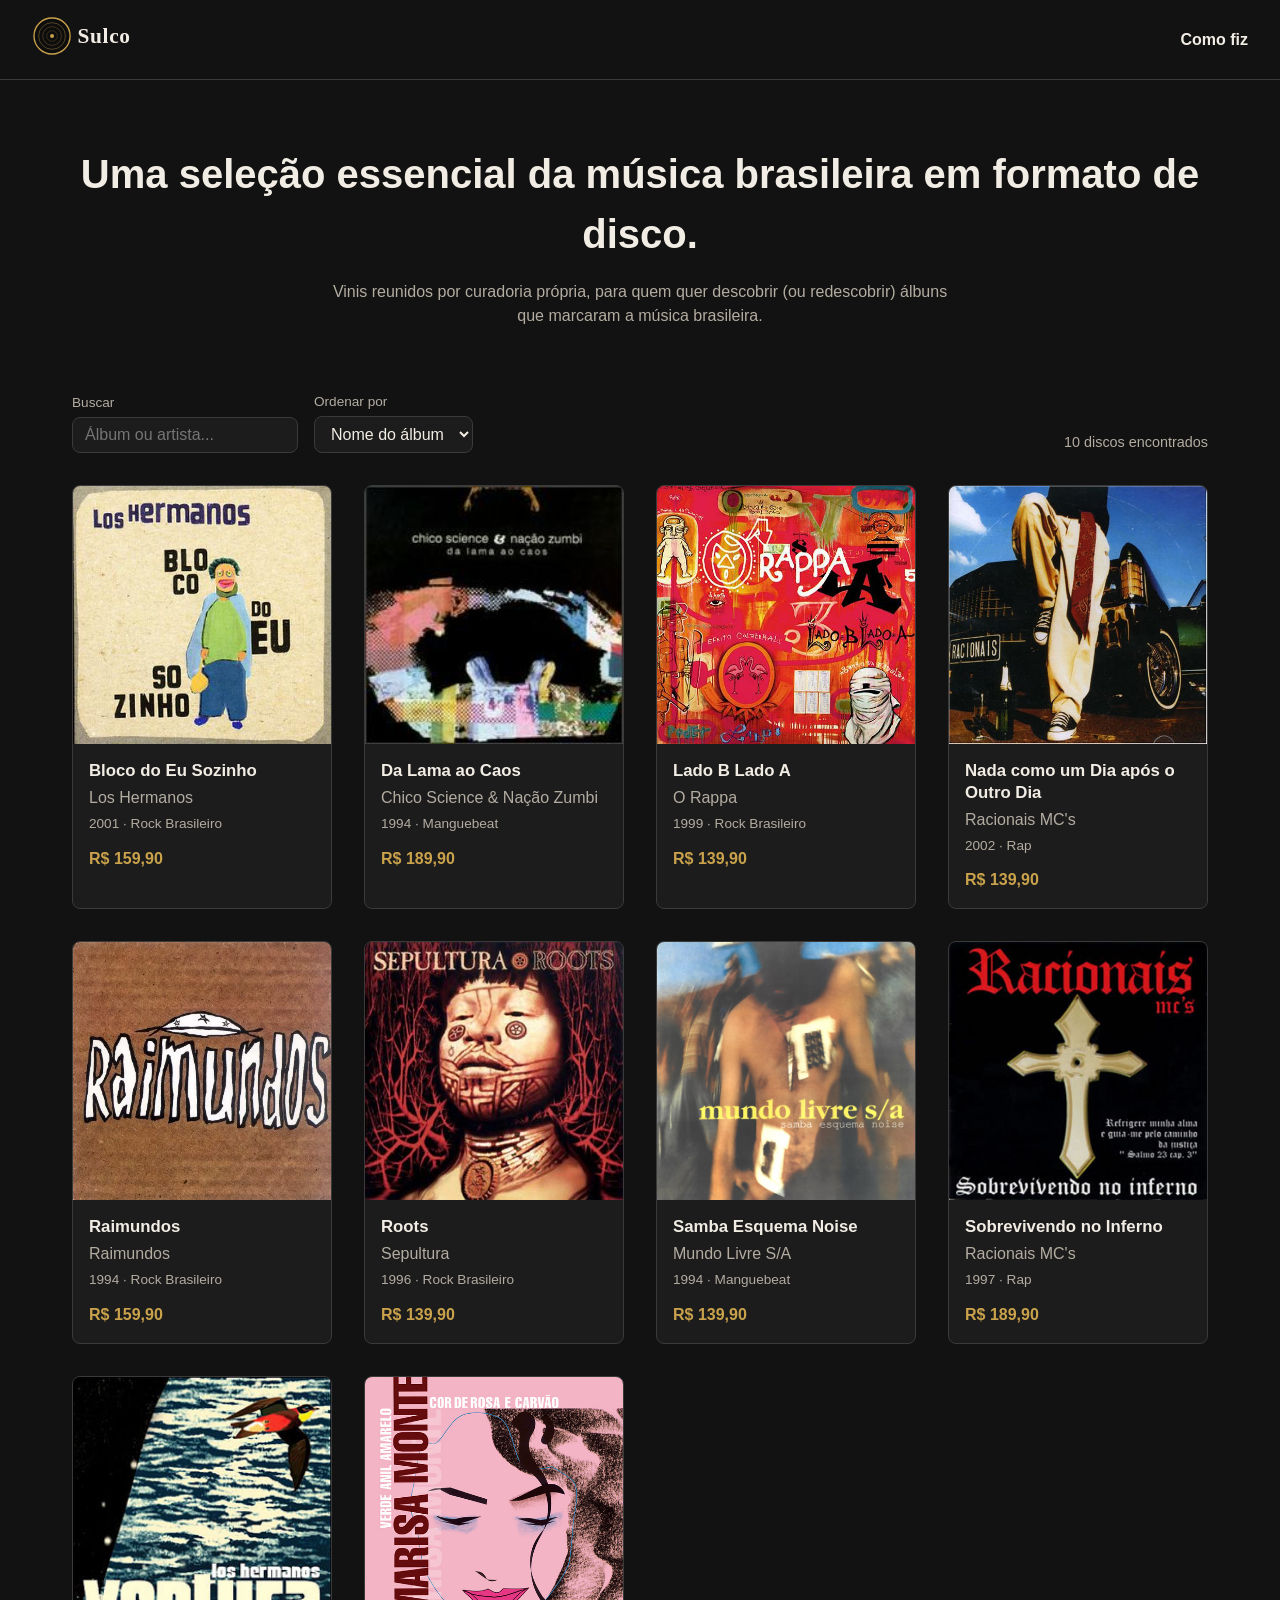
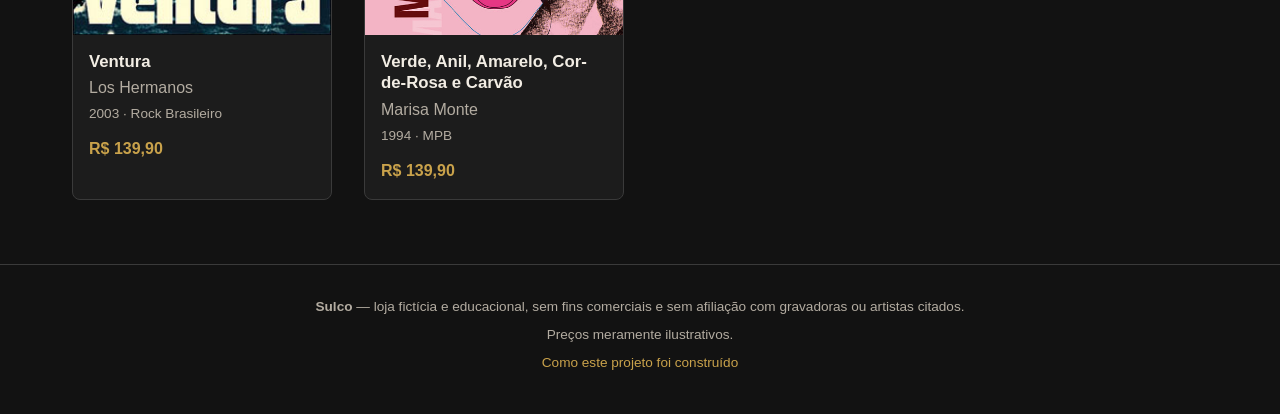
<file: index.html>
<!DOCTYPE html>
<html lang="pt-BR">
<head>
  <meta charset="UTF-8">
  <meta name="viewport" content="width=device-width, initial-scale=1.0">
  <title>Sulco — Discos essenciais da música brasileira</title>
  <meta name="description" content="Sulco é uma loja de discos dedicada a álbuns essenciais da música brasileira.">
  <link rel="preload" href="products.json" as="fetch" crossorigin>
  <link rel="stylesheet" href="css/style.css">
</head>
<body>

  <header class="site-header">
    <div class="site-header__brand">
      <a href="index.html" class="logo">
        <img src="assets/images/logo/sulco-logo.svg" alt="Sulco" class="logo__image">
      </a>
    </div>
    <div class="site-header__actions">
      <nav class="site-header__nav" aria-label="Navegação principal">
        <a href="como-fiz/">Como fiz</a>
      </nav>
    </div>
  </header>

  <section class="hero">
    <h1>Uma seleção essencial da música brasileira em formato de disco.</h1>
    <p>Vinis reunidos por curadoria própria, para quem quer descobrir (ou redescobrir) álbuns que marcaram a música brasileira.</p>
  </section>

  <section class="filters" aria-label="Busca e filtros do catálogo">
    <div class="filters__field">
      <label for="search">Buscar</label>
      <input type="search" id="search" name="search" placeholder="Álbum ou artista...">
    </div>

    <div class="filters__field">
      <label for="sort">Ordenar por</label>
      <select id="sort" name="sort">
        <option value="title" selected>Nome do álbum</option>
        <option value="artist">Artista</option>
        <option value="year-asc">Mais antigos</option>
        <option value="year-desc">Mais recentes</option>
      </select>
    </div>

    <p id="result-count" class="filters__count" aria-live="polite"></p>
  </section>

  <main>
    <section id="catalogo" class="catalog" aria-live="polite">
      <!-- Cards inseridos dinamicamente via JavaScript -->
    </section>
  </main>

  <footer class="site-footer">
    <p><strong>Sulco</strong> — loja fictícia e educacional, sem fins comerciais e sem afiliação com gravadoras ou artistas citados.</p>
    <p>Preços meramente ilustrativos.</p>
    <p><a href="como-fiz/">Como este projeto foi construído</a></p>
  </footer>

  <script src="js/render.js"></script>
  <script src="js/filters.js"></script>
  <script src="js/script.js"></script>
</body>
</html>
</file>
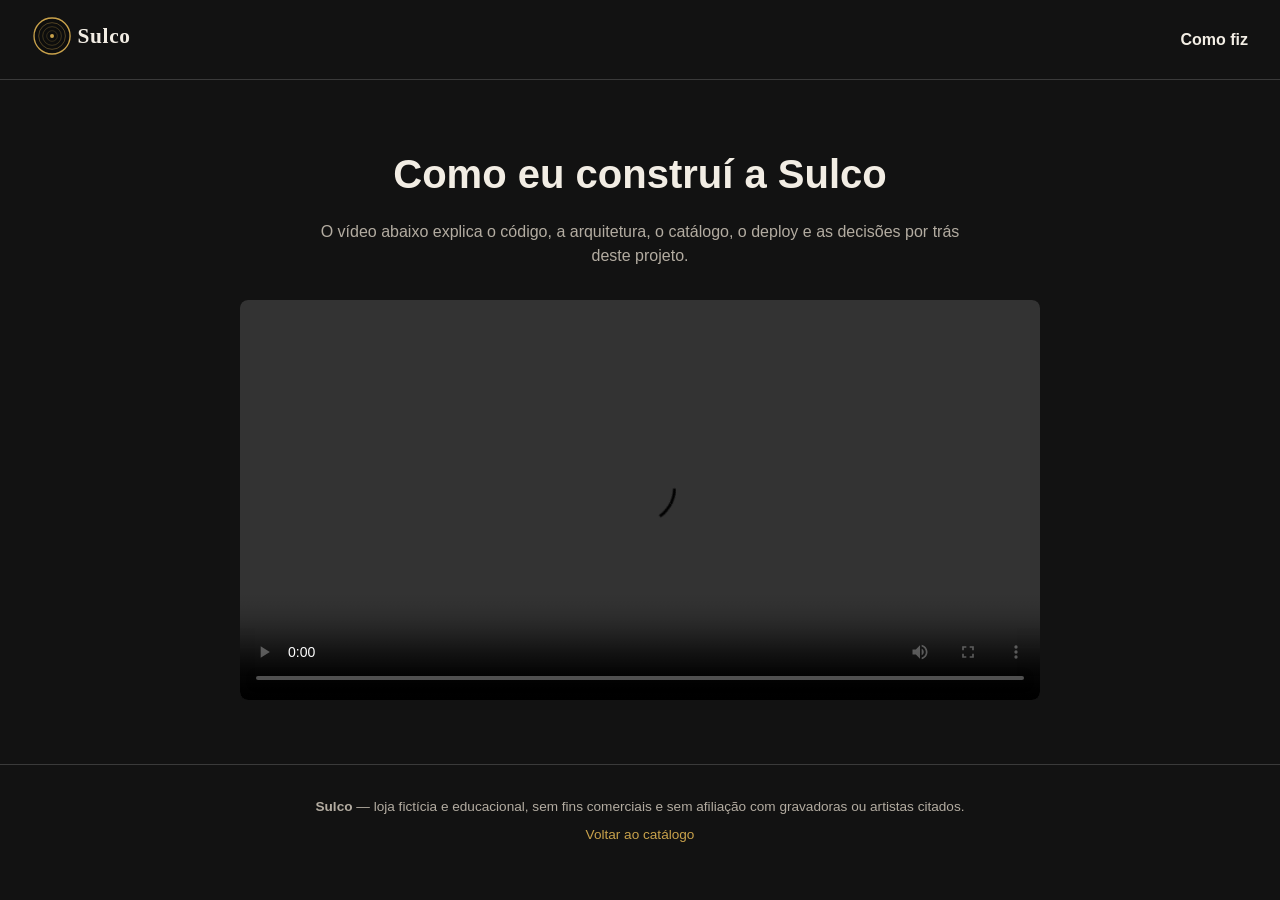
<file: como-fiz/index.html>
<!DOCTYPE html>
<html lang="pt-BR">
<head>
  <meta charset="UTF-8">
  <meta name="viewport" content="width=device-width, initial-scale=1.0">
  <title>Como fiz — Sulco</title>
  <meta name="description" content="Vídeo explicando a construção da loja Sulco: código, arquitetura, catálogo, deploy e decisões do projeto.">
  <link rel="stylesheet" href="../css/style.css">
</head>
<body>

  <header class="site-header">
    <div class="site-header__brand">
      <a href="../index.html" class="logo">
        <img src="../assets/images/logo/sulco-logo.svg" alt="Sulco" class="logo__image">
      </a>
    </div>
    <div class="site-header__actions">
      <nav class="site-header__nav" aria-label="Navegação principal">
        <a href="./">Como fiz</a>
      </nav>
    </div>
  </header>

  <main class="hero">
    <h1>Como eu construí a Sulco</h1>
    <p>O vídeo abaixo explica o código, a arquitetura, o catálogo, o deploy e as decisões por trás deste projeto.</p>

    <video
      class="how-it-was-made__video"
      controls
      preload="metadata"
      width="1280"
      height="720"
    >
      <source src="../assets/videos/projetobootcamp.mp4" type="video/mp4">
      Seu navegador não suporta vídeo embutido. <a href="../assets/videos/projetobootcamp.mp4">Baixe o vídeo aqui</a>.
    </video>
  </main>

  <footer class="site-footer">
    <p><strong>Sulco</strong> — loja fictícia e educacional, sem fins comerciais e sem afiliação com gravadoras ou artistas citados.</p>
    <p><a href="../index.html">Voltar ao catálogo</a></p>
  </footer>


</body>
</html>
</file>
<file: css/style.css>
/* ==========================================================================
   1. Reset
   ========================================================================== */

*,
*::before,
*::after {
  box-sizing: border-box;
}

body,
h1, h2, h3, p,
ul, ol,
figure {
  margin: 0;
}

img {
  display: block;
  max-width: 100%;
}

/* ==========================================================================
   2. Variáveis
   ========================================================================== */

:root {
  --color-bg: #121212;
  --color-surface: #1c1c1c;
  --color-surface-alt: #262626;
  --color-text: #f2ede4;
  --color-text-muted: #b3aca1;
  --color-accent: #c9a24b;
  --color-border: #3a3a3a;

  --font-base: "Segoe UI", Roboto, Arial, sans-serif;

  --radius: 8px;
  --spacing-sm: 0.5rem;
  --spacing-md: 1rem;
  --spacing-lg: 2rem;
  --spacing-xl: 4rem;

  --container-width: 1200px;
}

/* ==========================================================================
   3. Base
   ========================================================================== */

body {
  font-family: var(--font-base);
  background-color: var(--color-bg);
  color: var(--color-text);
  line-height: 1.5;
  transition: background-color 0.2s ease, color 0.2s ease;
}

a {
  color: var(--color-accent);
  text-decoration: none;
}

a:hover,
a:focus-visible {
  text-decoration: underline;
}

/* ==========================================================================
   4. Header
   ========================================================================== */

.site-header {
  display: flex;
  align-items: center;
  justify-content: space-between;
  gap: var(--spacing-md);
  flex-wrap: wrap;
  padding: var(--spacing-md) var(--spacing-lg);
  border-bottom: 1px solid var(--color-border);
}

.logo {
  display: inline-flex;
  align-items: center;
}

.logo:hover,
.logo:focus-visible {
  text-decoration: none;
}

.logo__image {
  height: 40px;
  width: auto;
  aspect-ratio: 220 / 60;
}

.site-header__actions {
  display: flex;
  align-items: center;
  gap: var(--spacing-lg);
  flex-wrap: wrap;
}

.site-header__nav {
  display: flex;
  gap: var(--spacing-lg);
}

.site-header__nav a {
  color: var(--color-text);
  font-weight: 600;
}

/* ==========================================================================
   5. Hero
   ========================================================================== */

.hero {
  max-width: var(--container-width);
  margin: 0 auto;
  padding: var(--spacing-xl) var(--spacing-lg);
  text-align: center;
}

.hero h1 {
  font-size: clamp(1.5rem, 4vw, 2.5rem);
  margin-bottom: var(--spacing-md);
}

.hero p {
  color: var(--color-text-muted);
  max-width: 640px;
  margin: 0 auto;
}

.how-it-was-made__video {
  display: block;
  width: 100%;
  max-width: 800px;
  height: auto;
  margin: var(--spacing-lg) auto 0;
  border-radius: var(--radius);
  background: #000;
}

/* ==========================================================================
   6. Busca e filtros
   ========================================================================== */

.filters {
  max-width: var(--container-width);
  margin: 0 auto;
  padding: 0 var(--spacing-lg) var(--spacing-lg);
  display: flex;
  flex-wrap: wrap;
  align-items: end;
  gap: var(--spacing-md);
}

.filters__field {
  display: flex;
  flex-direction: column;
  gap: 0.25rem;
}

.filters__field label {
  font-size: 0.85rem;
  color: var(--color-text-muted);
}

.filters input,
.filters select {
  background-color: var(--color-surface);
  border: 1px solid var(--color-border);
  color: var(--color-text);
  padding: 0.5rem 0.75rem;
  border-radius: var(--radius);
  font-size: 1rem;
}

.filters input:focus-visible,
.filters select:focus-visible {
  outline: 2px solid var(--color-accent);
}

.filters__count {
  color: var(--color-text-muted);
  font-size: 0.9rem;
  margin-left: auto;
}

/* ==========================================================================
   7. Catálogo
   ========================================================================== */

.catalog {
  max-width: var(--container-width);
  margin: 0 auto;
  padding: 0 var(--spacing-lg) var(--spacing-xl);
  display: grid;
  grid-template-columns: repeat(auto-fill, minmax(220px, 1fr));
  gap: var(--spacing-lg);
}

.catalog__empty {
  grid-column: 1 / -1;
  text-align: center;
  color: var(--color-text-muted);
  padding: var(--spacing-lg);
}

/* ==========================================================================
   8. Cards
   ========================================================================== */

.card {
  background-color: var(--color-surface);
  border: 1px solid var(--color-border);
  border-radius: var(--radius);
  overflow: hidden;
  display: flex;
  flex-direction: column;
  color: var(--color-text);
}

.card__cover {
  aspect-ratio: 1 / 1;
  background-color: var(--color-surface-alt);
}

.card__cover img {
  width: 100%;
  height: 100%;
  aspect-ratio: 1 / 1;
  object-fit: cover;
}

.card__info {
  padding: var(--spacing-md);
  display: flex;
  flex-direction: column;
  gap: 0.25rem;
}

.card__title {
  font-size: 1.05rem;
  line-height: 1.3;
}

.card__artist {
  color: var(--color-text-muted);
}

.card__meta {
  color: var(--color-text-muted);
  font-size: 0.85rem;
}

.card__price {
  margin-top: 0.5rem;
  font-weight: 700;
  color: var(--color-accent);
}

/* Placeholders exibidos enquanto o catálogo carrega, para reservar o
   espaço real dos cards e evitar que o footer se desloque (CLS). */
.skeleton-line {
  height: 0.9rem;
  border-radius: 4px;
  background-color: var(--color-surface-alt);
}

.skeleton-line--title {
  width: 70%;
  height: 1.05rem;
}

.skeleton-line--artist {
  width: 50%;
}

.skeleton-line--meta {
  width: 40%;
  margin-top: 0.5rem;
}

/* ==========================================================================
   9. Footer
   ========================================================================== */

.site-footer {
  border-top: 1px solid var(--color-border);
  padding: var(--spacing-lg);
  text-align: center;
  color: var(--color-text-muted);
  font-size: 0.85rem;
}

.site-footer p {
  margin-bottom: 0.5rem;
}

/* ==========================================================================
   10. Responsividade
   ========================================================================== */

@media (max-width: 600px) {
  .site-header {
    flex-direction: column;
    align-items: flex-start;
  }

  .filters {
    flex-direction: column;
    align-items: stretch;
  }

  .filters__count {
    margin-left: 0;
  }

  .catalog {
    grid-template-columns: repeat(auto-fill, minmax(140px, 1fr));
    gap: var(--spacing-md);
  }
}
</file>
